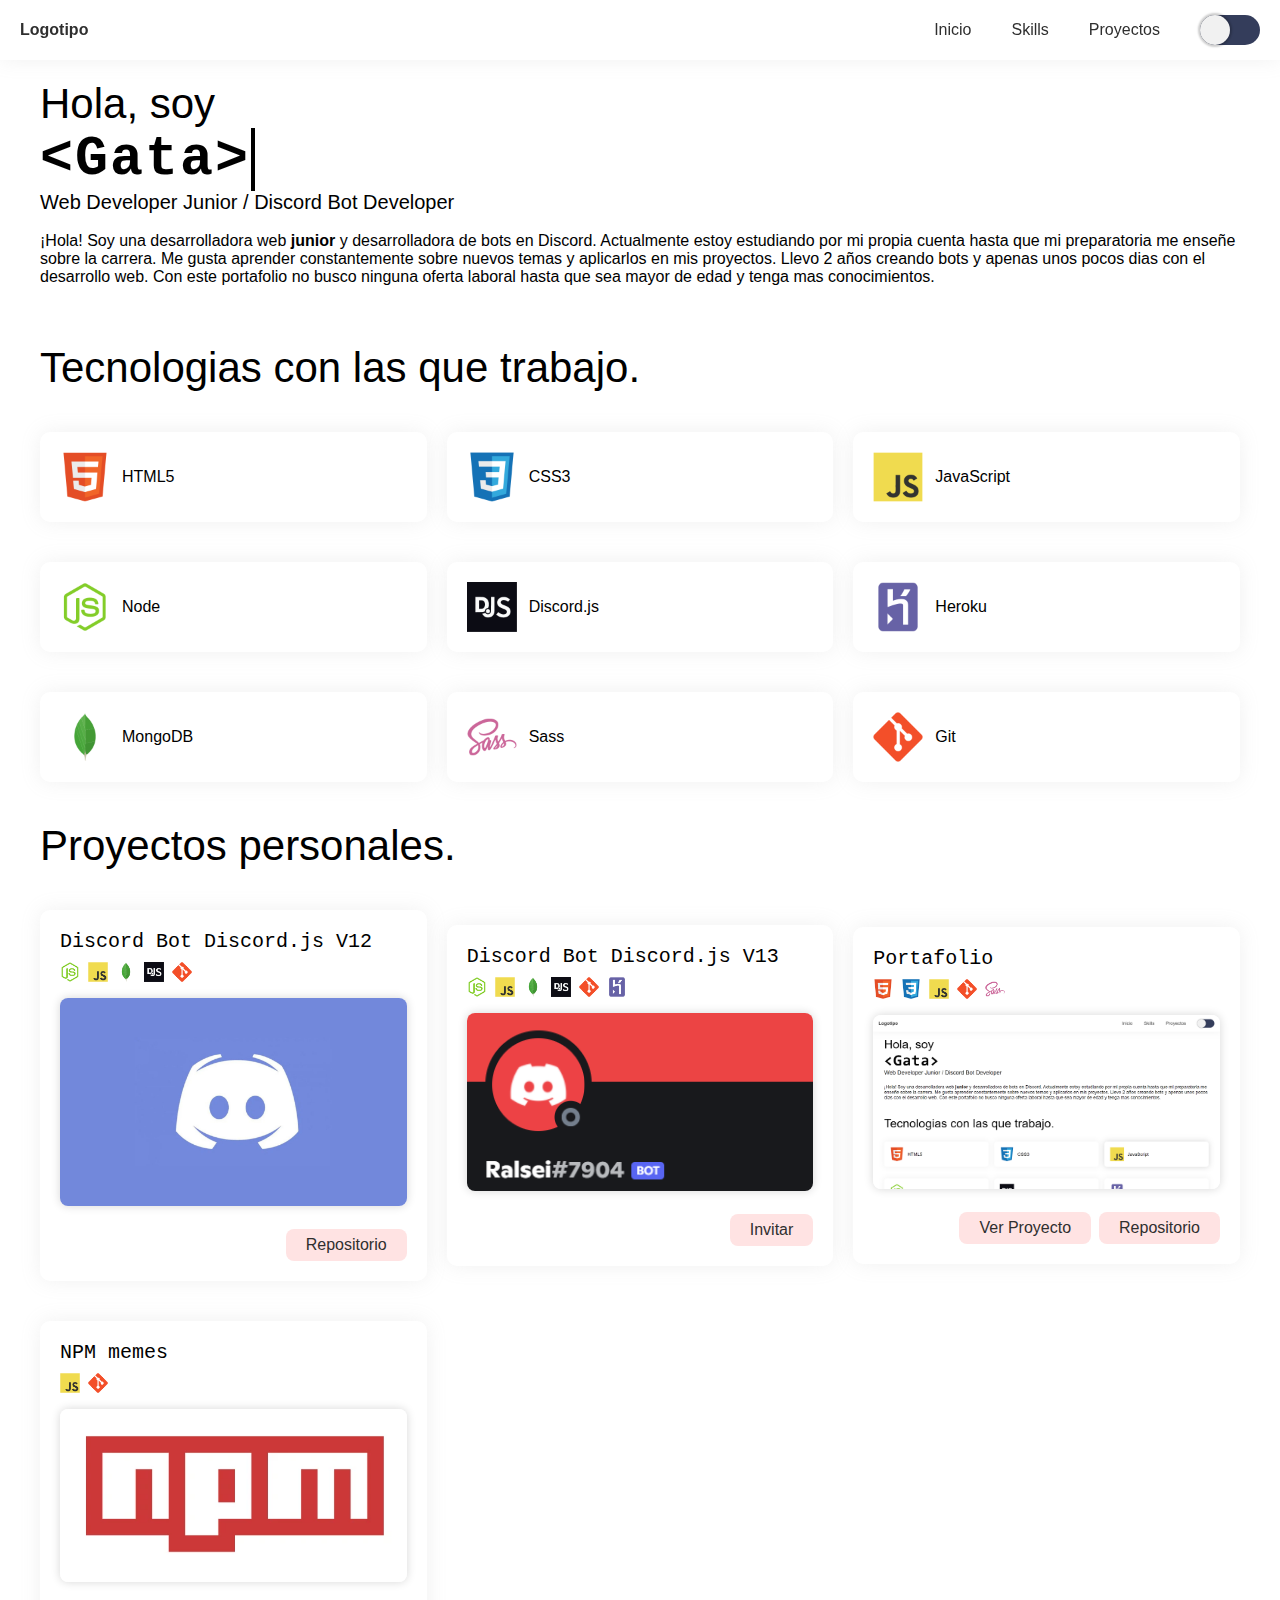
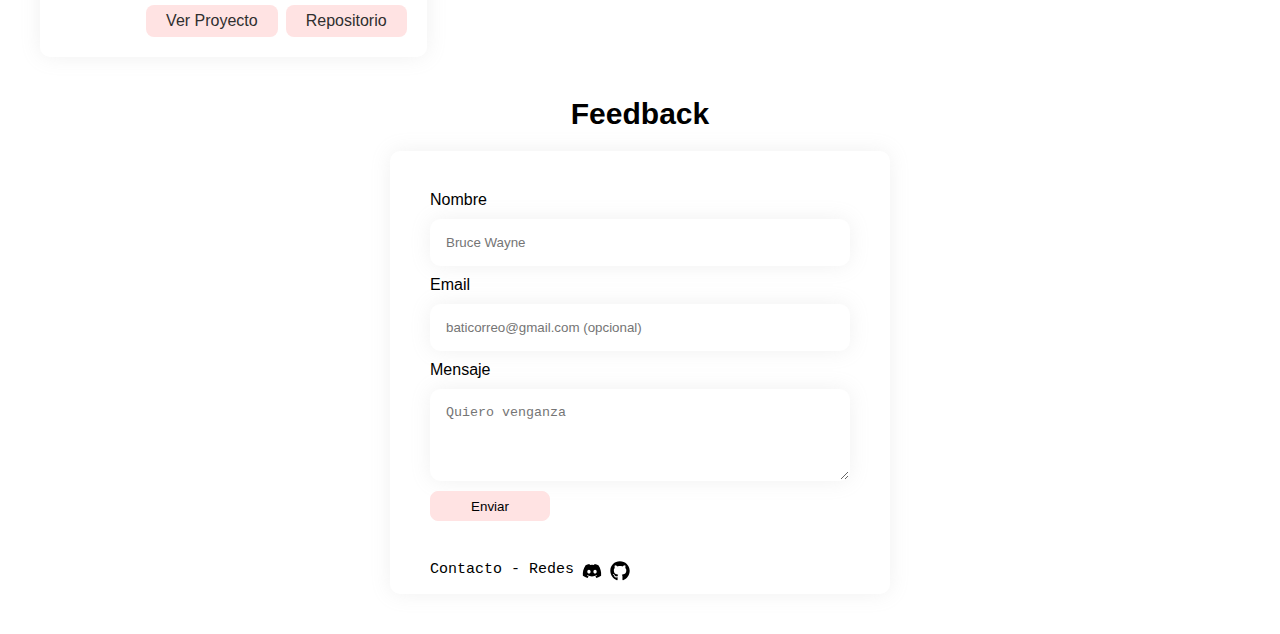
<file: index.html>
<!DOCTYPE html>
<html lang="en">
   <head>
      <meta charset="UTF-8">
      <meta name="viewport" content="width=device-width, initial-scale=1.0">
      <title>Portafolio</title>
      <link rel="stylesheet" href="css/estilos.css">
      <link rel="icon" href="imgs/html.png">
      <!-- og -->
      <meta property="og:type" content="website">
      <meta property="og:url" content="https://gatadevportafolio.netlify.app">
      <meta property="og:title" content="Gata Portafolio">
      <meta property="og:description" content=' "Portafolio" entre comillas. '>
      <meta property="og:image" content="https://gatadevportafolio.netlify.app/imgs/gatito.jpg">
      <meta property="og:image:width" content="1280">
      <meta property="og:image:height" content="720">
      <meta property="og:site_name" content="Gata Portafolio">
      <meta property="og:image:alt" content="Imagen de un gato. Fin.">
      <meta property="og:locale" content="es_MX">
   </head>
   <body>
      <div class="contenedor">
         <nav>
            <a class="logotipo" href="index.html">Logotipo</a>
            <div class="enlaces">
               <a href="#">Inicio</a>
               <a href="#skills">Skills</a>
               <a href="#proyectos">Proyectos</a>
               <button class="switch" id="switch">
               <span></span>
               <span></span>
               </button>
            </div>
         </nav>
      </div>
      <div class="presentacion">
         <h2>Hola, soy</h2>
         <h1> &lt;Gata&gt;</h1>
         <p>
            Web Developer Junior / Discord Bot Developer
         </p>
         <p class="sobremi">
            ¡Hola! Soy una desarrolladora web <b>junior</b> y desarrolladora de bots en Discord. Actualmente estoy
            estudiando
            por mi propia cuenta hasta que mi preparatoria me enseñe sobre la carrera. Me gusta aprender constantemente
            sobre
            nuevos temas y aplicarlos en mis proyectos. Llevo 2 años creando bots y apenas unos pocos dias con el
            desarrollo
            web. Con este portafolio no busco ninguna oferta laboral hasta que sea mayor de edad y tenga mas
            conocimientos.
         </p>
      </div>
      <div class="tecnologias" id="skills">
         <h2>Tecnologias con las que trabajo.</h2>
         <section class="grid">
            <div class="icon">
               <img src="imgs/html.png">
               <p>HTML5</p>
            </div>
            <div class="icon">
               <img src="imgs/css.png">
               <P>CSS3</P>
            </div>
            <div class="icon">
               <img src="imgs/javascript.png">
               <P>JavaScript</P>
            </div>
            <div class="icon">
               <img src="imgs/nodejs.png">
               <p>Node</p>
            </div>
            <div class="icon">
               <img src="imgs/discordjs.png">
               <p>Discord.js</p>
            </div>
            <div class="icon">
               <img src="imgs/heroku.png">
               <p>Heroku</p>
            </div>
            <div class="icon">
               <img src="imgs/mongoDB.png">
               <p>MongoDB</p>
            </div>
            <div class="icon">
               <img src="imgs/sass.png">
               <p>Sass</p>
            </div>
            <div class="icon">
               <img src="imgs/git.png">
               <p>Git</p>
            </div>
         </section>
      </div>
      <div class="proyectos" id="proyectos">
         <h2>Proyectos personales.</h2>
         <section class="griddos">
            <div class="tarjeta">
               <p>Discord Bot Discord.js V12</p>
               <div class="tecnologias-imgs">
                  <img src="imgs/nodejs.png">
                  <img src="imgs/javascript.png" alt="js">
                  <img src="imgs/mongoDB.png">
                  <img src="imgs/discordjs.png">
                  <img src="imgs/git.png">
               </div>
               <img src="imgs/discordimg.jpg">
               <div class="botones">
                  <a href="https://github.com/Gatadev/Discord-Bot-DJS.V13" target="_blank"
                     class="boton rep">Repositorio</a>
               </div>
            </div>
            <div class="tarjeta">
               <p>Discord Bot Discord.js V13</p>
               <div class="tecnologias-imgs">
                  <img src="imgs/nodejs.png">
                  <img src="imgs/javascript.png" alt="js">
                  <img src="imgs/mongoDB.png">
                  <img src="imgs/discordjs.png">
                  <img src="imgs/git.png">
                  <img src="imgs/heroku.png">
               </div>
               <img src="imgs/bot.png">
               <div class="botones">
                  <a href="https://discord.com/api/oauth2/authorize?client_id=975236969590317116&permissions=8&scope=bot"
                     target="_blank" class="boton ver">Invitar</a>
               </div>
            </div>
            <div class="tarjeta">
               <p>Portafolio</p>
               <div class="tecnologias-imgs">
                  <img src="imgs/html.png">
                  <img src="imgs/css.png">
                  <img src="imgs/javascript.png" alt="js">
                  <img src="imgs/git.png">
                  <img src="imgs/sass.png">
               </div>
               <img src="imgs/portafolio.png">
               <div class="botones">
                  <a href="#" class="boton ver">Ver Proyecto</a>
                  <a href="https://github.com/Gatadev/web" target="_blank" class="boton rep">Repositorio</a>
               </div>
            </div>
            <div class="tarjeta">
               <p>NPM memes</p>
               <div class="tecnologias-imgs">
                  <img src="imgs/javascript.png" alt="js">
                  <img src="imgs/git.png">
               </div>
               <img src="imgs/npm.png">
               <div class="botones">
                  <a href="https://www.npmjs.com/package/discord-imgs" target="_blank" class="boton ver">Ver
                  Proyecto</a>
                  <a href="https://github.com/Gatadev/npm-discord-imgs" target="_blank"
                     class="boton rep">Repositorio</a>
               </div>
            </div>
         </section>
      </div>
      <h2 class="titulo-random">Feedback</h2>
      <div class="formulario-contenedor">
         <form name="formulario contacto" netlify>
            <label for="nombre">Nombre</label>
            <input type="text" name="nombre" id="nombre" placeholder="Bruce Wayne" required>
            <label for="email">Email </label>
            <input type="email" name="email" id="email" placeholder="baticorreo@gmail.com (opcional)">
            <label for="mensaje">Mensaje</label>
            <textarea name="mensaje" id="mensaje" cols="30" rows="4" placeholder="Quiero venganza" required></textarea>
            <button type="submit">Enviar</button>
            <div class="contacto">
               <p>Contacto - Redes</p>
               <a href="#" onclick="copiarAlPortapapeles()" ><img src="imgs/discord-brands.svg"></a>
               <a href="https://github.com/Gatadev" target="_blank" ><img src="imgs/github-brands.svg"></a>
            </div>
         </form>
      </div>
   </body>
   <script src="js/main.js"></script>
</html>
</file>
<file: css/estilos.css>
* {
  padding: 0;
  margin: 0;
  -webkit-box-sizing: border-box;
          box-sizing: border-box;
}

html {
  min-height: 100%;
  position: relative;
}

body {
  background: #ffffff;
  font-family: "Roboto", sans-serif;
  -webkit-transition: 0.3s ease all;
  transition: 0.3s ease all;
}

body.dark {
  background: #2b2b2b;
}

a {
  color: #2f2f2f;
  text-decoration: none;
  font-weight: 500;
}

.contenedor {
  width: 100%;
  position: fixed;
  margin: 0;
  top: 0;
}

nav {
  background: #ffffff;
  display: -webkit-box;
  display: -ms-flexbox;
  display: flex;
  -webkit-box-pack: justify;
      -ms-flex-pack: justify;
          justify-content: space-between;
  -webkit-box-align: center;
      -ms-flex-align: center;
          align-items: center;
  padding: 15px 20px;
  -webkit-transition: 0.3s ease all;
  transition: 0.3s ease all;
  -webkit-box-shadow: 0px 0px 20px 0px rgba(170, 170, 170, 0.16);
          box-shadow: 0px 0px 20px 0px rgba(170, 170, 170, 0.16);
}

nav .logotipo {
  font-weight: 700;
  font-family: "Roboto", sans-serif;
}

nav .enlaces {
  display: -webkit-box;
  display: -ms-flexbox;
  display: flex;
  -webkit-box-align: center;
      -ms-flex-align: center;
          align-items: center;
}

nav .enlaces a {
  margin-right: 40px;
}

nav .enlaces a:hover {
  color: #52a5e0;
}

body.dark nav {
  background: #2f2f2f;
  -webkit-box-shadow: 0px 0px 20px 0px rgba(0, 0, 0, 0.16);
          box-shadow: 0px 0px 20px 0px rgba(0, 0, 0, 0.16);
}

body.dark nav a {
  color: #ffffff;
}

.switch {
  background: #343d5b;
  border-radius: 1000px;
  border: none;
  position: relative;
  cursor: pointer;
  display: -webkit-box;
  display: -ms-flexbox;
  display: flex;
  outline: none;
}

.switch::after {
  content: "";
  display: block;
  width: 50%;
  height: 30px;
  position: absolute;
  background: #f1f1f1;
  top: 0;
  left: 0;
  right: unset;
  border-radius: 100px;
  -webkit-transition: 0.3s ease all;
  transition: 0.3s ease all;
  -webkit-box-shadow: 0px 0px 2px 2px rgba(0, 0, 0, 0.2);
          box-shadow: 0px 0px 2px 2px rgba(0, 0, 0, 0.2);
}

.switch.active {
  background: orange;
  color: black;
}

.switch.active::after {
  right: 0;
  left: unset;
}

.switch span {
  width: 30px;
  height: 30px;
  line-height: 30px;
  display: block;
  background: none;
  color: #fff;
}

.presentacion {
  margin: 80px 40px 40px 40px;
}

.presentacion h2 {
  font-weight: 200;
  font-size: 42px;
  -webkit-transition: 0.3s ease all;
  transition: 0.3s ease all;
}

.presentacion h1 {
  font-size: 55px;
  letter-spacing: 2px;
  white-space: nowrap;
  display: block;
  border-right: 4px solid;
  width: 6.5ch;
  font-family: monospace;
  -webkit-animation: typing 3s steps(6, end), blink 0.75s step-end infinite;
          animation: typing 3s steps(6, end), blink 0.75s step-end infinite;
  overflow: hidden;
  -webkit-transition: 0.3s ease all;
  transition: 0.3s ease all;
}

@-webkit-keyframes typing {
  from {
    width: 0;
  }
}

@keyframes typing {
  from {
    width: 0;
  }
}

@-webkit-keyframes blink {
  50% {
    border-color: transparent;
  }
}

@keyframes blink {
  50% {
    border-color: transparent;
  }
}

.presentacion p {
  font-size: 20px;
  padding-bottom: 18px;
  -webkit-transition: 0.3s ease all;
  transition: 0.3s ease all;
}

.presentacion .sobremi {
  font-size: 16px;
  -webkit-transition: 0.3s ease all;
  transition: 0.3s ease all;
}

body.dark .presentacion {
  color: #ffffff;
}

.tecnologias {
  margin: 40px;
}

.tecnologias h2 {
  font-weight: 200;
  font-size: 42px;
  padding-bottom: 40px;
}

body.dark .tecnologias {
  color: #ffffff;
}

.grid {
  display: -ms-grid;
  display: grid;
  grid-gap: 40px 20px;
  -ms-grid-columns: 1fr 1fr 1fr;
      grid-template-columns: 1fr 1fr 1fr;
}

.grid .icon {
  background: #ffffff;
  padding: 20px;
  border-radius: 10px;
  -webkit-box-shadow: 0px 0px 20px 0px rgba(170, 170, 170, 0.16);
          box-shadow: 0px 0px 20px 0px rgba(170, 170, 170, 0.16);
  display: -webkit-box;
  display: -ms-flexbox;
  display: flex;
  -webkit-box-align: center;
      -ms-flex-align: center;
          align-items: center;
  gap: 12px;
  line-height: 24px;
  height: 90px;
  -webkit-transition: 0.3s ease all;
  transition: 0.3s ease all;
}

.grid .icon:hover {
  -webkit-box-shadow: 0px 0px 20px 0px rgba(0, 0, 0, 0.16);
          box-shadow: 0px 0px 20px 0px rgba(0, 0, 0, 0.16);
}

.grid .icon img {
  width: 50px;
  height: 50px;
}

.grid .icon p {
  font-family: "Roboto", sans-serif;
  display: block;
  font-size: 16px;
}

body.dark .grid .icon p {
  color: #ffffff;
}

body.dark .grid .icon {
  background: #2f2f2f;
  -webkit-box-shadow: 0px 0px 20px 0px rgba(0, 0, 0, 0.16);
          box-shadow: 0px 0px 20px 0px rgba(0, 0, 0, 0.16);
}

body.dark .grid .icon:hover {
  -webkit-box-shadow: 0px 0px 20px 0px rgba(38, 38, 38, 0.16);
          box-shadow: 0px 0px 20px 0px rgba(38, 38, 38, 0.16);
}

.proyectos {
  margin: 40px;
}

.proyectos h2 {
  font-weight: 200;
  font-size: 42px;
  padding-bottom: 40px;
}

body.dark .proyectos {
  color: #ffffff;
}

.griddos {
  display: -ms-grid;
  display: grid;
  grid-gap: 40px 20px;
  -ms-grid-columns: 1fr 1fr 1fr;
      grid-template-columns: 1fr 1fr 1fr;
  -webkit-box-pack: center;
      -ms-flex-pack: center;
          justify-content: center;
  -webkit-box-align: center;
      -ms-flex-align: center;
          align-items: center;
  max-width: 100%;
}

.griddos .tarjeta {
  background-color: #ffffff;
  padding: 20px;
  line-height: 24px;
  -webkit-box-shadow: 0px 0px 20px 0px rgba(170, 170, 170, 0.16);
          box-shadow: 0px 0px 20px 0px rgba(170, 170, 170, 0.16);
  border-radius: 10px;
  -webkit-transition: 0.3s ease all;
  transition: 0.3s ease all;
}

.griddos .tarjeta p {
  font-size: 1.25rem;
  font-family: monospace;
}

.griddos .tarjeta .tecnologias-imgs {
  display: -webkit-box;
  display: -ms-flexbox;
  display: flex;
  -ms-flex-wrap: wrap;
      flex-wrap: wrap;
  -webkit-box-align: start;
      -ms-flex-align: start;
          align-items: flex-start;
  gap: 0.5rem;
  padding-top: 0.5rem;
  padding-bottom: 1rem;
}

.griddos .tarjeta .tecnologias-imgs img {
  width: 20px;
  height: 20px;
  border-radius: 0;
  -webkit-box-shadow: none;
          box-shadow: none;
}

.griddos .tarjeta img {
  max-width: 100%;
  height: auto;
  border-radius: 0.5rem;
  -webkit-box-shadow: 0px 0px 10px 0px rgba(0, 0, 0, 0.16);
          box-shadow: 0px 0px 10px 0px rgba(0, 0, 0, 0.16);
}

.griddos .tarjeta .botones {
  display: -webkit-box;
  display: -ms-flexbox;
  display: flex;
  -webkit-box-pack: end;
      -ms-flex-pack: end;
          justify-content: end;
  margin-top: 1rem;
  gap: 0.5rem;
}

.griddos .tarjeta .botones .boton {
  padding: 0.25rem 1.25rem;
  background-color: #ffe3e3;
  border-radius: 0.5rem;
  cursor: pointer;
  -webkit-transition: 0.3s ease all;
  transition: 0.3s ease all;
}

.griddos .tarjeta:hover {
  -webkit-box-shadow: 0px 0px 20px 0px rgba(0, 0, 0, 0.16);
          box-shadow: 0px 0px 20px 0px rgba(0, 0, 0, 0.16);
}

.griddos .tarjeta:hover .boton:hover {
  background-color: #ffcdcd;
}

body.dark .griddos .tarjeta {
  background: #2f2f2f;
  -webkit-box-shadow: 0px 0px 20px 0px rgba(0, 0, 0, 0.16);
          box-shadow: 0px 0px 20px 0px rgba(0, 0, 0, 0.16);
}

body.dark .griddos .tarjeta:hover {
  -webkit-box-shadow: 0px 0px 20px 0px rgba(38, 38, 38, 0.16);
          box-shadow: 0px 0px 20px 0px rgba(38, 38, 38, 0.16);
}

body.dark .griddos .tarjeta .boton {
  background-color: #2b2b2b;
  color: white;
}

body.dark .griddos .tarjeta .boton:hover {
  background-color: #3e3e3e;
}

.titulo-random {
  font-size: 30px;
  padding-bottom: 20px;
  text-align: center;
}

body.dark .titulo-random {
  color: #ffffff;
}

.formulario-contenedor {
  margin: 0px 40px 40px 40px;
  -webkit-box-align: center;
      -ms-flex-align: center;
          align-items: center;
  -webkit-box-pack: center;
      -ms-flex-pack: center;
          justify-content: center;
  display: -webkit-box;
  display: -ms-flexbox;
  display: flex;
}

.formulario-contenedor form {
  background: #ffffff;
  -webkit-box-shadow: 0px 0px 20px 0px rgba(170, 170, 170, 0.16);
          box-shadow: 0px 0px 20px 0px rgba(170, 170, 170, 0.16);
  padding: 40px 40px 0px 40px;
  width: 500px;
  -webkit-transition: 0.3s ease all;
  transition: 0.3s ease all;
  border-radius: 10px;
}

.formulario-contenedor form:hover {
  -webkit-box-shadow: 0px 0px 20px 0px rgba(0, 0, 0, 0.16);
          box-shadow: 0px 0px 20px 0px rgba(0, 0, 0, 0.16);
}

body.dark .formulario-contenedor form {
  background: #2f2f2f;
  -webkit-box-shadow: 0px 0px 20px 0px rgba(0, 0, 0, 0.16);
          box-shadow: 0px 0px 20px 0px rgba(0, 0, 0, 0.16);
  color: white;
}

body.dark .formulario-contenedor form:hover {
  -webkit-box-shadow: 0px 0px 20px 0px rgba(38, 38, 38, 0.16);
          box-shadow: 0px 0px 20px 0px rgba(38, 38, 38, 0.16);
}

.formulario-contenedor form input,
.formulario-contenedor form textarea {
  display: block;
}

.formulario-contenedor #nombre,
.formulario-contenedor #email,
.formulario-contenedor #mensaje {
  margin: 10px 0px 10px;
  width: 100%;
  padding: 15px;
  border: 1px solid #ffffff;
  border-radius: 10px;
  background-color: #ffffff;
  -webkit-box-shadow: 0px 0px 20px 0px rgba(170, 170, 170, 0.16);
          box-shadow: 0px 0px 20px 0px rgba(170, 170, 170, 0.16);
  display: block;
  resize: vertical;
  -webkit-transition: 0.3s ease all;
  transition: 0.3s ease all;
}

body.dark .formulario-contenedor #nombre, body.dark
.formulario-contenedor #email, body.dark
.formulario-contenedor #mensaje {
  background: #2f2f2f;
  -webkit-box-shadow: 0px 0px 20px 0px rgba(0, 0, 0, 0.16);
          box-shadow: 0px 0px 20px 0px rgba(0, 0, 0, 0.16);
  border: 1px solid #2f2f2f;
  color: white;
}

body.dark .formulario-contenedor #nombre:hover, body.dark
.formulario-contenedor #email:hover, body.dark
.formulario-contenedor #mensaje:hover {
  -webkit-box-shadow: 0px 0px 20px 0px rgba(38, 38, 38, 0.16);
          box-shadow: 0px 0px 20px 0px rgba(38, 38, 38, 0.16);
}

body.dark .formulario-contenedor ::-webkit-input-placeholder {
  color: #909090;
  -webkit-transition: 0.3s ease all;
  transition: 0.3s ease all;
}

body.dark .formulario-contenedor :-ms-input-placeholder {
  color: #909090;
  -webkit-transition: 0.3s ease all;
  transition: 0.3s ease all;
}

body.dark .formulario-contenedor ::-ms-input-placeholder {
  color: #909090;
  -webkit-transition: 0.3s ease all;
  transition: 0.3s ease all;
}

body.dark .formulario-contenedor ::placeholder {
  color: #909090;
  -webkit-transition: 0.3s ease all;
  transition: 0.3s ease all;
}

.formulario-contenedor button {
  padding: 0.25rem 1.25rem;
  background-color: #ffe3e3;
  border-radius: 0.5rem;
  border: 1px solid #ffe3e3;
  cursor: pointer;
  -webkit-transition: 0.3s ease all;
  transition: 0.3s ease all;
  margin: 0px 0px 10px;
  width: 120px;
  height: 30px;
}

body.dark .formulario-contenedor button {
  background-color: #2b2b2b;
  color: white;
  border: 1px solid #2b2b2b;
}

body.dark .formulario-contenedor button:hover {
  background-color: #3e3e3e;
  border: 1px solid #3e3e3e;
}

.formulario-contenedor button:hover {
  background-color: #ffcdcd;
}

.formulario-contenedor .contacto {
  display: -webkit-box;
  display: -ms-flexbox;
  display: flex;
  -ms-flex-wrap: wrap;
      flex-wrap: wrap;
  -webkit-box-align: start;
      -ms-flex-align: start;
          align-items: flex-start;
  gap: 0.5rem;
  margin: 30px 0px 8px 0px;
  font-family: monospace;
  font-size: 15px;
  -webkit-transition: 0.3s ease all;
  transition: 0.3s ease all;
}

.formulario-contenedor .contacto img {
  width: 20px;
  height: 20px;
}

.formulario-contenedor .contacto img:hover {
  -webkit-transform: scale(1.2);
          transform: scale(1.2);
}

body.dark .formulario-contenedor .contacto img {
  -webkit-filter: invert(100%);
          filter: invert(100%);
}

@media screen and (max-width: 1080px) {
  .griddos {
    -ms-grid-columns: 1fr 1fr;
        grid-template-columns: 1fr 1fr;
  }
}

@media screen and (max-width: 720px) {
  .formulario-contenedor {
    margin: 20px;
  }
  .formulario-contenedor form {
    padding: 25px 25px 0px 25px;
    width: 100%;
  }
  .griddos {
    -ms-grid-columns: 1fr;
        grid-template-columns: 1fr;
  }
}

@media screen and (max-width: 600px) {
  .switch::after {
    width: 50%;
    height: 20px;
  }
  .switch span {
    width: 20px;
    height: 20px;
    line-height: 20px;
  }
  .presentacion {
    margin: 80px 20px 20px 20px;
  }
  .presentacion h2 {
    font-size: 34px;
  }
  .presentacion h1 {
    font-size: 41px;
    width: 6.6ch;
    -webkit-animation: typing 3s steps(6, end), blink 0.75s step-end infinite;
            animation: typing 3s steps(6, end), blink 0.75s step-end infinite;
  }
  .presentacion p {
    font-size: 13px;
  }
  .presentacion .sobremi {
    font-size: 15px;
  }
  .tecnologias {
    margin: 20px;
  }
  .tecnologias h2 {
    font-size: 25px;
  }
  .grid {
    grid-gap: 20px 20px;
    -ms-grid-columns: 1fr 1fr;
        grid-template-columns: 1fr 1fr;
  }
  .grid .icon {
    padding: 10px;
    height: 70px;
    line-height: 10px;
  }
  .grid .icon p {
    font-size: 13px;
  }
  .grid .icon img {
    width: 30px;
    height: 30px;
  }
  .proyectos {
    margin: 20px;
  }
  .proyectos h2 {
    font-size: 25px;
  }
  .griddos {
    grid-gap: 20px 20px;
    -ms-grid-columns: 1fr;
        grid-template-columns: 1fr;
  }
  nav {
    font-size: 12px;
  }
  nav .enlaces a {
    margin-right: 20px;
  }
  footer p {
    font-size: 12px;
  }
}
/*# sourceMappingURL=estilos.css.map */
</file>
